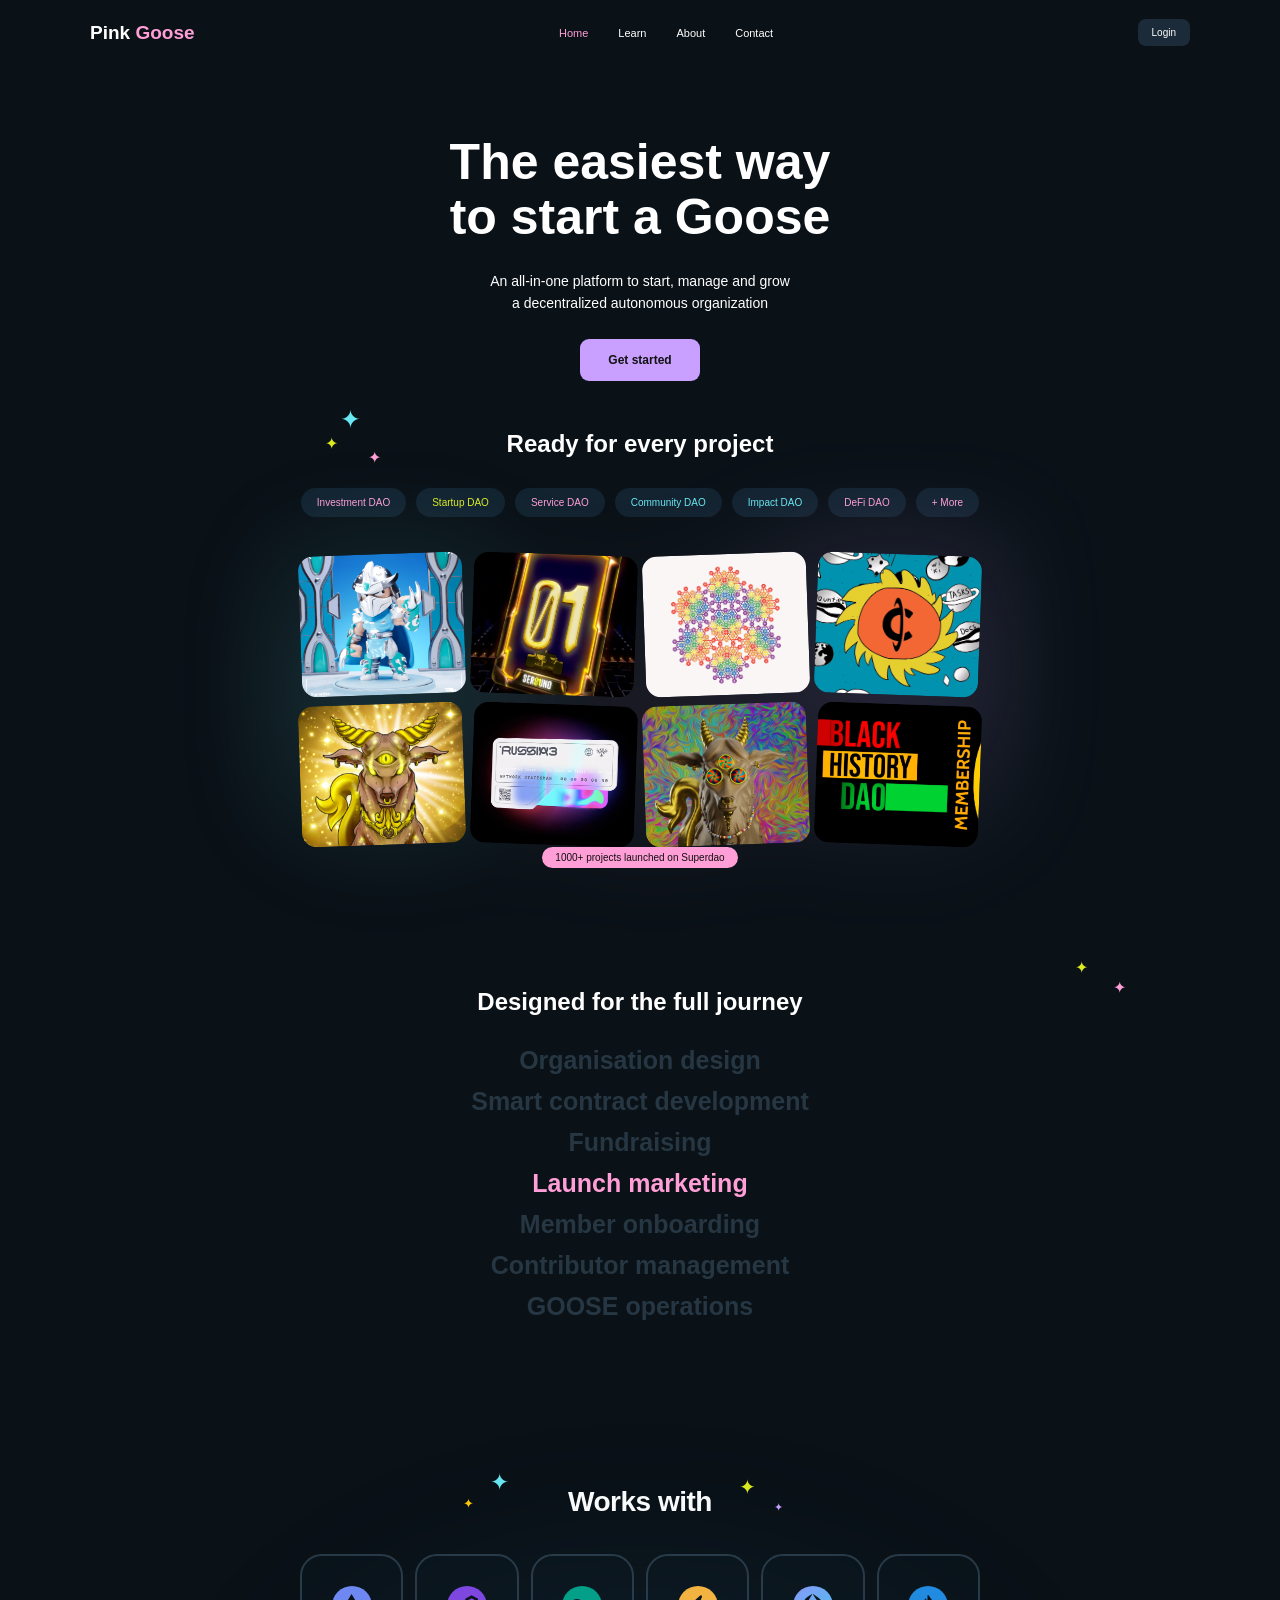
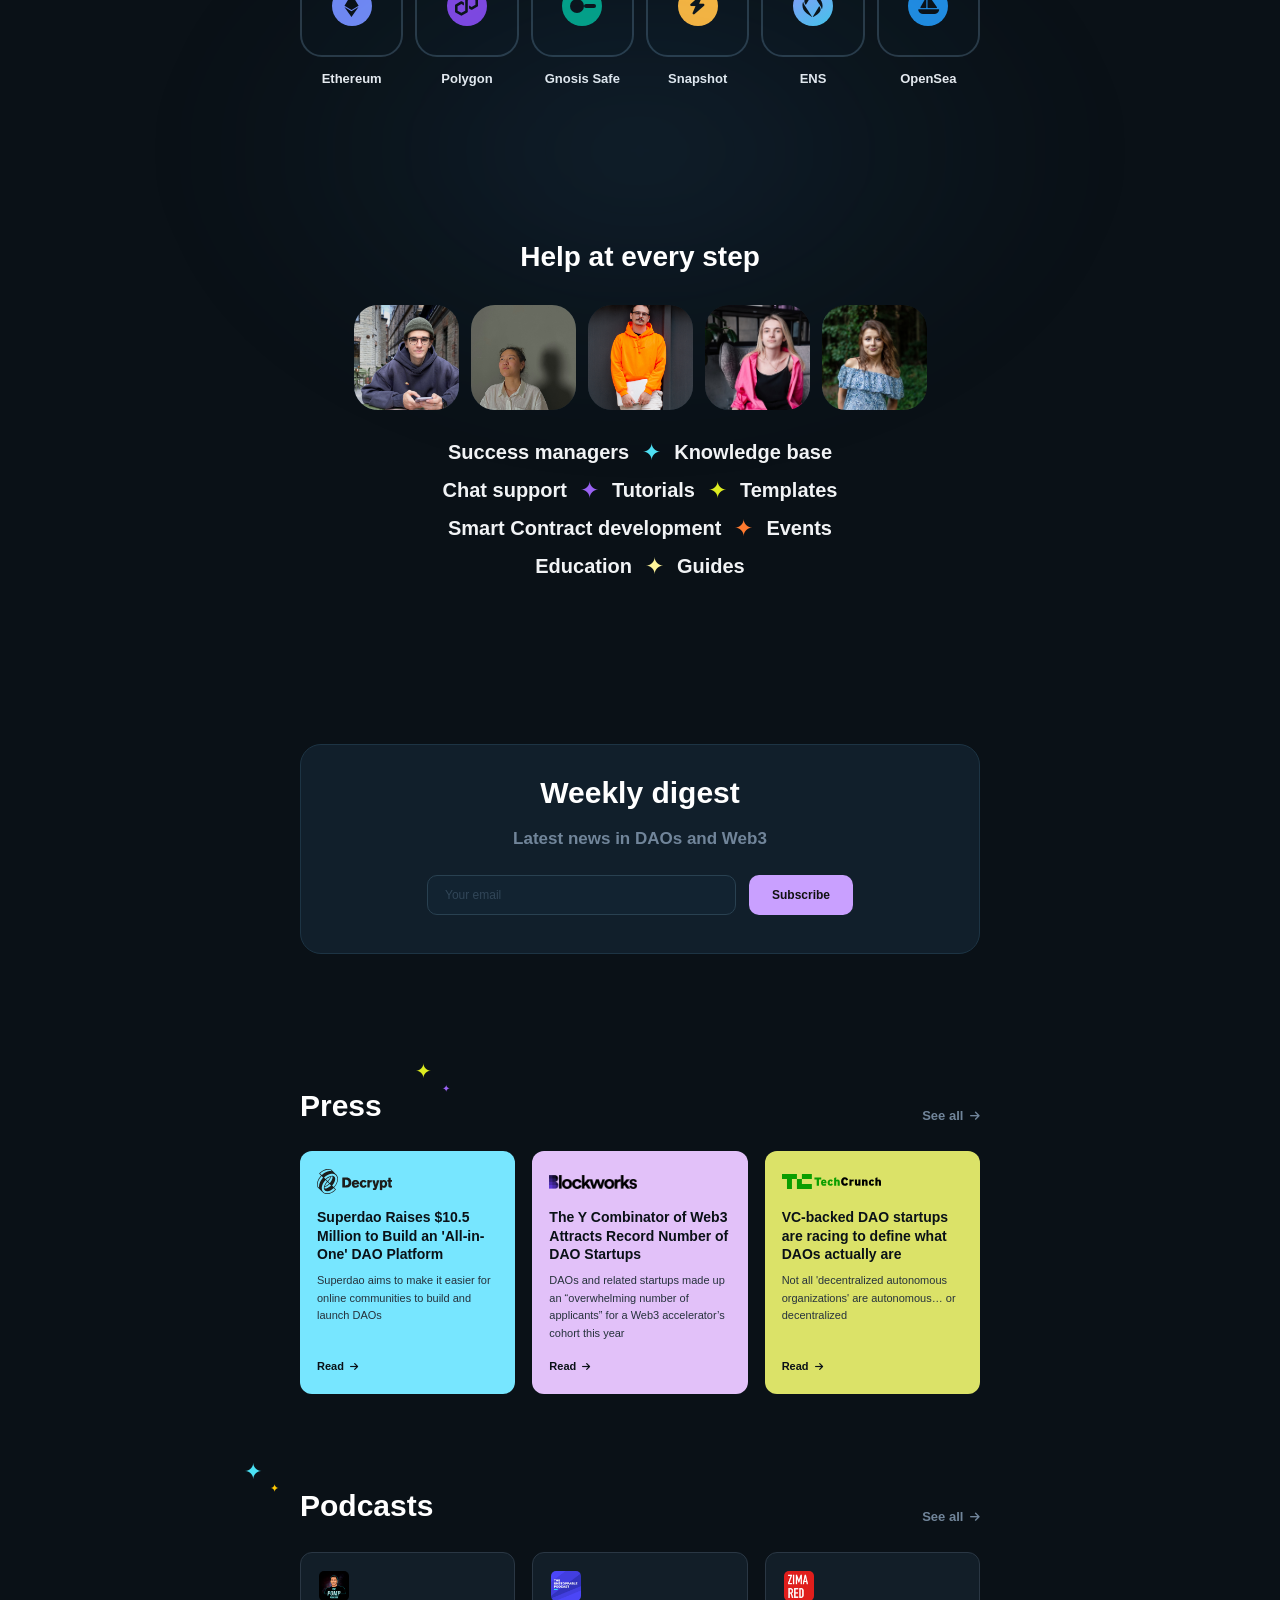
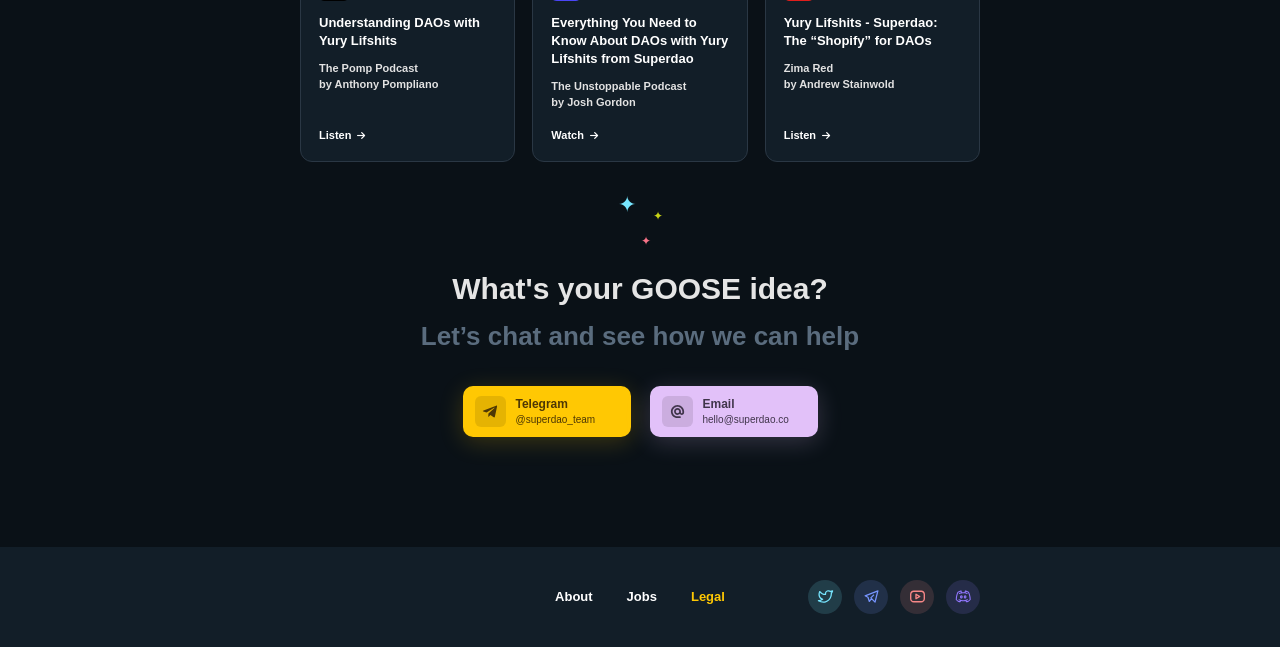
<file: index.html>
<!DOCTYPE html>
<html lang="en">

<head>
  <meta charset="UTF-8">
  <meta name="viewport" content="width=device-width, initial-scale=1.0">
  <meta name="description" content="Pink Goose helps communities launch decentralized organizations.">
  <title>Pink Goose</title>
  <link rel="stylesheet" href="assets/css/style.css">
  <link rel="stylesheet" href="https://cdnjs.cloudflare.com/ajax/libs/font-awesome/6.7.2/css/all.min.css"
    crossorigin="anonymous" referrerpolicy="no-referrer">
  <link rel="icon" type="image/x-icon" href="assets/images/hidden-goose.png">
</head>

<body>
  <!-- topbar -->
  <header class="top">
    <a class="logo" href="index.html" aria-label="Pink Goose home">Pink <span>Goose</span></a>
    <nav aria-label="Main navigation">
      <ul class="nav">
        <li><a href="index.html" aria-current="page">Home</a></li>
        <li><a href="learn.html">Learn</a></li>
        <li><a href="about.html">About</a></li>
        <li><a href="contact.html">Contact</a></li>
      </ul>
    </nav>
    <a class="login" href="#login">Login</a>
  </header>

  <main>
    <section class="hero" id="home">
      <h1>The easiest way<br>to start a Goose</h1>
      <p>An all-in-one platform to start, manage and grow<br>a decentralized autonomous organization</p>
      <a class="button" href="contact.html">Get started</a>
    </section>

    <section class="projects" id="learn">
      <span class="spark cyan">✦</span>
      <span class="spark yellow">✦</span>
      <span class="spark pink">✦</span>

      <h2>Ready for every project</h2>

      <ul class="filters">
        <li><a href="#gallery">Investment DAO</a></li>
        <li><a href="#gallery">Startup DAO</a></li>
        <li><a href="#gallery">Service DAO</a></li>
        <li><a href="#gallery">Community DAO</a></li>
        <li><a href="#gallery">Impact DAO</a></li>
        <li><a href="#gallery">DeFi DAO</a></li>
        <li><a href="#gallery">+ More</a></li>
      </ul>

      <div class="gallery" id="gallery">
        <img src="assets/images/project-robot.png" alt="Robot project">
        <img src="assets/images/project-neon.png" alt="Neon membership card">
        <img src="assets/images/project-bloom.png" alt="Kleurrijk bloemen project">
        <img src="assets/images/project-sun.png" alt="Oranje zon project">
        <img src="assets/images/project-goat.png" alt="Gouden geit project">
        <img src="assets/images/project-card.png" alt="Superdao membership card">
        <img src="assets/images/project-art.png" alt="Digitale kunst project">
        <img src="assets/images/project-history.png" alt="Black History DAO">
      </div>

      <p class="badge">1000+ projects launched on Superdao</p>
    </section>

    <section class="journey" id="about">
      <span class="star yellow">✦</span>
      <span class="star pink">✦</span>

      <h2>Designed for the full journey</h2>

      <ul>
        <li>Organisation design</li>
        <li>Smart contract development</li>
        <li>Fundraising</li>
        <li class="active">Launch marketing</li>
        <li>Member onboarding</li>
        <li>Contributor management</li>
        <li>GOOSE operations</li>
      </ul>
    </section>

    <section class="block ecosystem" aria-labelledby="tools-title">
      <span class="tool-spark tool-spark-cyan" aria-hidden="true">✦</span>
      <span class="tool-spark tool-spark-yellow" aria-hidden="true">✦</span>
      <span class="tool-spark tool-spark-pink" aria-hidden="true">✦</span>
      <h2 id="tools-title">Works with</h2>

      <ul class="apps" aria-label="Supported tools">
        <li class="tool">
          <div class="tool-card">
            <span class="tool-logo ethereum-logo"><img src="assets/images/tool-ethereum.svg" alt=""></span>
          </div>
          <span class="tool-name">Ethereum</span>
        </li>
        <li class="tool">
          <div class="tool-card">
            <span class="tool-logo polygon-logo"><img src="assets/images/tool-polygon.svg" alt=""></span>
          </div>
          <span class="tool-name">Polygon</span>
        </li>
        <li class="tool">
          <div class="tool-card">
            <span class="tool-logo safe-logo"><span aria-hidden="true"></span></span>
          </div>
          <span class="tool-name">Gnosis Safe</span>
        </li>
        <li class="tool">
          <div class="tool-card">
            <span class="tool-logo snapshot-logo"><i class="fa-solid fa-bolt" aria-hidden="true"></i></span>
          </div>
          <span class="tool-name">Snapshot</span>
        </li>
        <li class="tool">
          <div class="tool-card">
            <span class="tool-logo ens-logo"><img src="assets/images/tool-ens.svg" alt=""></span>
          </div>
          <span class="tool-name">ENS</span>
        </li>
        <li class="tool">
          <div class="tool-card">
            <span class="tool-logo opensea-logo"><i class="fa-solid fa-sailboat" aria-hidden="true"></i></span>
          </div>
          <span class="tool-name">OpenSea</span>
        </li>
      </ul>
    </section>

    <section class="support" aria-labelledby="support-title">
      <h2 id="support-title">Help at every step</h2>

      <ul class="support-team" aria-label="Our support team">
        <li class="support-face"><img src="assets/images/avatar-founder.png" alt="Support team member wearing glasses and a beanie"></li>
        <li class="support-face"><img src="assets/images/avatar-support.png" alt="Support team member in a white shirt"></li>
        <li class="support-face"><img src="assets/images/avatar-engineer.jpg" alt="Support team member in an orange hoodie"></li>
        <li class="support-face"><img src="assets/images/avatar-advisor.jpg" alt="Support team member in a pink jacket"></li>
        <li class="support-face"><img src="assets/images/avatar-builder.png" alt="Support team member outdoors"></li>
      </ul>

      <ul class="support-services" aria-label="Available support">
        <li>
          <span>Success managers</span><span class="service-spark cyan-service" aria-hidden="true">✦</span><span>Knowledge base</span>
        </li>
        <li>
          <span>Chat support</span><span class="service-spark purple-service" aria-hidden="true">✦</span><span>Tutorials</span><span class="service-spark yellow-service" aria-hidden="true">✦</span><span>Templates</span>
        </li>
        <li>
          <span>Smart Contract development</span><span class="service-spark orange-service" aria-hidden="true">✦</span><span>Events</span>
        </li>
        <li>
          <span>Education</span><span class="service-spark cream-service" aria-hidden="true">✦</span><span>Guides</span>
        </li>
      </ul>
    </section>

    <section class="digest">
      <h2 id="digest-title">Weekly digest</h2>
      <p>Latest news in DAOs and Web3</p>
      <form class="digest-form" action="#digest" method="post">
        <label class="sr-only" for="digest-email">Your email</label>
        <input id="digest-email" name="email" type="email" autocomplete="email" placeholder="Your email" required>
        <button type="submit">Subscribe</button>
      </form>
    </section>

    <section class="press" aria-labelledby="press-title">
      <span class="press-spark yellow-press" aria-hidden="true">✦</span>
      <span class="press-spark purple-press" aria-hidden="true">✦</span>

      <div class="press-head">
        <h2 id="press-title">Press</h2>
        <a class="press-all" href="#press">See all <i class="fa-solid fa-arrow-right" aria-hidden="true"></i></a>
      </div>

      <ul class="press-list">
        <li class="press-card cyan-card">
          <span class="press-logo decrypt-logo"><img src="assets/images/press-decrypt.svg" alt="Decrypt"></span>
          <h3>Superdao Raises $10.5 Million to Build an 'All-in-One' DAO Platform</h3>
          <p>Superdao aims to make it easier for online communities to build and launch DAOs</p>
          <a href="#press">Read <i class="fa-solid fa-arrow-right" aria-hidden="true"></i></a>
        </li>
        <li class="press-card purple-card">
          <span class="press-logo blockworks-logo"><img src="assets/images/press-blockworks.png" alt="Blockworks"></span>
          <h3>The Y Combinator of Web3 Attracts Record Number of DAO Startups</h3>
          <p>DAOs and related startups made up an “overwhelming number of applicants” for a Web3 accelerator’s cohort this year</p>
          <a href="#press">Read <i class="fa-solid fa-arrow-right" aria-hidden="true"></i></a>
        </li>
        <li class="press-card yellow-card">
          <span class="press-logo techcrunch-logo"><img src="assets/images/press-techcrunch.svg" alt="TechCrunch"></span>
          <h3>VC-backed DAO startups are racing to define what DAOs actually are</h3>
          <p>Not all 'decentralized autonomous organizations' are autonomous… or decentralized</p>
          <a href="#press">Read <i class="fa-solid fa-arrow-right" aria-hidden="true"></i></a>
        </li>
      </ul>
    </section>

    <section class="podcasts" aria-labelledby="podcasts-title">
      <span class="podcast-spark cyan-podcast" aria-hidden="true">✦</span>
      <span class="podcast-spark yellow-podcast" aria-hidden="true">✦</span>

      <div class="press-head">
        <h2 id="podcasts-title">Podcasts</h2>
        <a class="press-all" href="#podcasts">See all <i class="fa-solid fa-arrow-right" aria-hidden="true"></i></a>
      </div>

      <ul class="podcast-list">
        <li class="podcast-card">
          <img src="assets/images/podcast-pomp.png" alt="">
          <h3>Understanding DAOs with Yury Lifshits</h3>
          <p>The Pomp Podcast<br>by Anthony Pompliano</p>
          <a href="#podcasts">Listen <i class="fa-solid fa-arrow-right" aria-hidden="true"></i></a>
        </li>
        <li class="podcast-card">
          <img src="assets/images/podcast-unstoppable.png" alt="">
          <h3>Everything You Need to Know About DAOs with Yury Lifshits from Superdao</h3>
          <p>The Unstoppable Podcast<br>by Josh Gordon</p>
          <a href="#podcasts">Watch <i class="fa-solid fa-arrow-right" aria-hidden="true"></i></a>
        </li>
        <li class="podcast-card">
          <img src="assets/images/podcast-zima.png" alt="">
          <h3>Yury Lifshits - Superdao: The “Shopify” for DAOs</h3>
          <p>Zima Red<br>by Andrew Stainwold</p>
          <a href="#podcasts">Listen <i class="fa-solid fa-arrow-right" aria-hidden="true"></i></a>
        </li>
      </ul>
    </section>

    <section class="idea" id="contact" aria-labelledby="idea-title">
      <span class="idea-spark cyan-idea" aria-hidden="true">✦</span>
      <span class="idea-spark yellow-idea" aria-hidden="true">✦</span>
      <span class="idea-spark pink-idea" aria-hidden="true">✦</span>

      <h2 id="idea-title">What's your GOOSE idea?</h2>
      <p>Let’s chat and see how we can help</p>

      <div class="idea-buttons">
        <a class="idea-button telegram-button" href="https://t.me/superdao_team">
          <span class="idea-icon"><img src="assets/images/icon-telegram.svg" alt=""></span>
          <span><strong>Telegram</strong>@superdao_team</span>
        </a>
        <a class="idea-button email-button" href="mailto:hello@superdao.co">
          <span class="idea-icon"><img src="assets/images/icon-email.svg" alt=""></span>
          <span><strong>Email</strong>hello@superdao.co</span>
        </a>
      </div>
    </section>
  </main>

  <footer class="footer">
    <div class="footer-inner">
      <nav aria-label="Footer navigation">
        <ul class="footer-links">
          <li><a href="about.html">About</a></li>
          <li><a href="#jobs">Jobs</a></li>
          <li><a class="legal" href="#legal">Legal</a></li>
        </ul>
      </nav>

      <ul class="socials" aria-label="Social media">
        <li><a class="social twitter" href="#twitter" aria-label="Twitter"><img src="assets/images/footer-twitter.svg" alt=""></a></li>
        <li><a class="social telegram" href="https://t.me/superdao_team" aria-label="Telegram"><img src="assets/images/footer-telegram.svg" alt=""></a></li>
        <li><a class="social youtube" href="#youtube" aria-label="YouTube"><img src="assets/images/footer-youtube.svg" alt=""></a></li>
        <li><a class="social discord" href="#discord" aria-label="Discord"><img src="assets/images/footer-discord.svg" alt=""></a></li>
      </ul>
    </div>
  </footer>
</body>

</html>
</file>
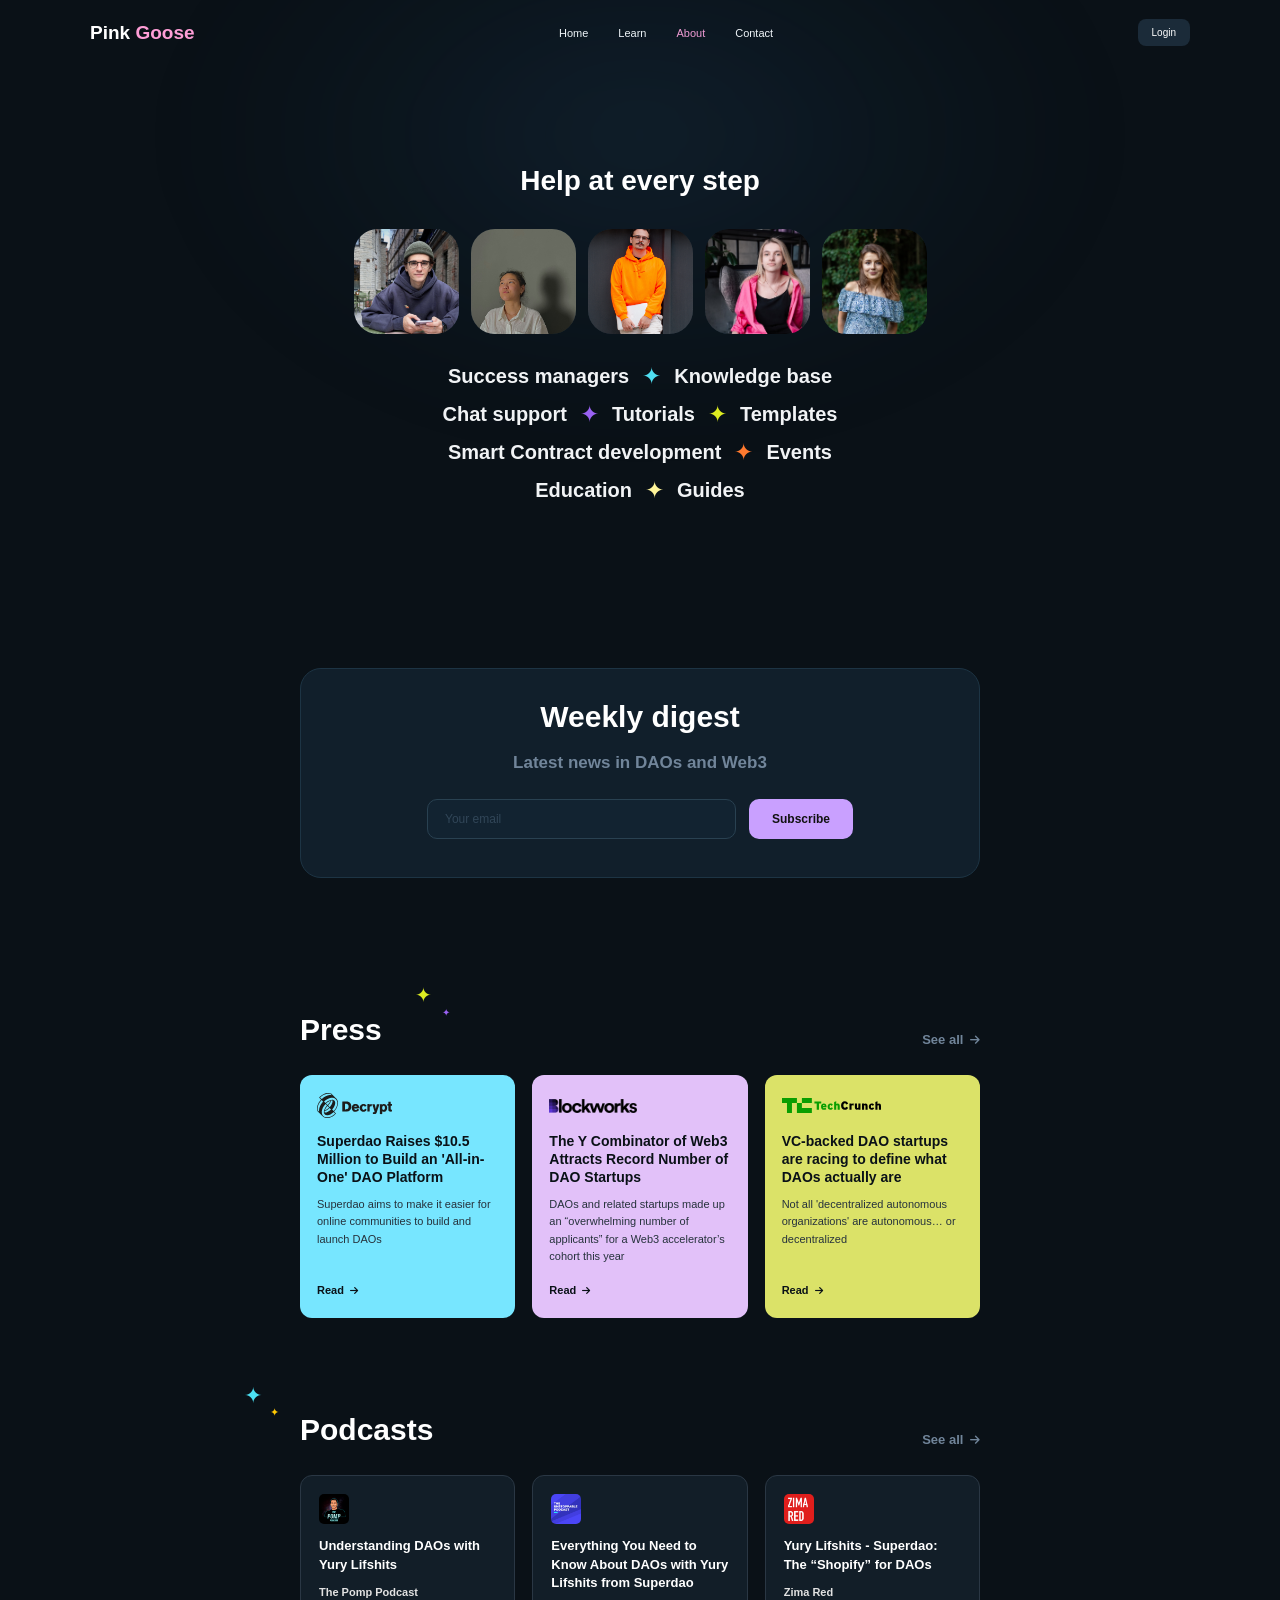
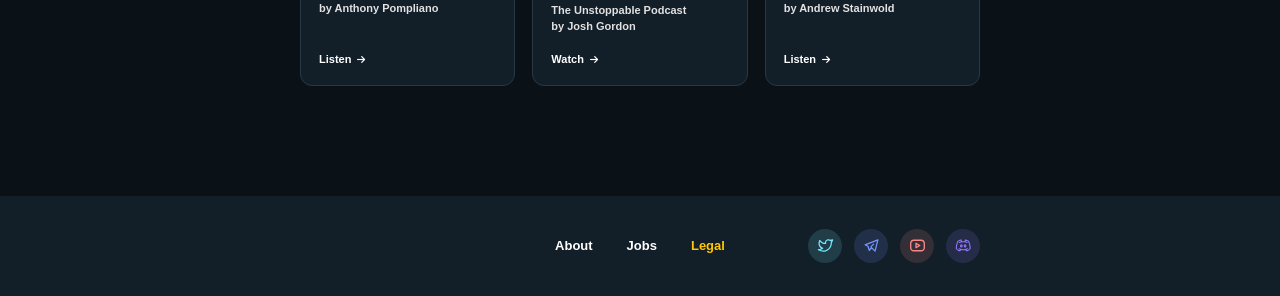
<file: about.html>
<!DOCTYPE html>
<html lang="en">

<head>
  <meta charset="UTF-8">
  <meta name="viewport" content="width=device-width, initial-scale=1.0">
  <meta name="description" content="Meet the Pink Goose team, press coverage and podcasts.">
  <title>About | Pink Goose</title>
  <link rel="stylesheet" href="assets/css/style.css">
  <link rel="stylesheet" href="https://cdnjs.cloudflare.com/ajax/libs/font-awesome/6.7.2/css/all.min.css"
    crossorigin="anonymous" referrerpolicy="no-referrer">
  <link rel="icon" type="image/x-icon" href="assets/images/hidden-goose.png">
</head>

<body>
  <!-- topbar -->
  <header class="top">
    <a class="logo" href="index.html" aria-label="Pink Goose home">Pink <span>Goose</span></a>
    <nav aria-label="Main navigation">
      <ul class="nav">
        <li><a href="index.html">Home</a></li>
        <li><a href="learn.html">Learn</a></li>
        <li><a href="about.html" aria-current="page">About</a></li>
        <li><a href="contact.html">Contact</a></li>
      </ul>
    </nav>
    <a class="login" href="#login">Login</a>
  </header>

  <main class="subpage">
    <section class="support" aria-labelledby="support-title">
      <h2 id="support-title">Help at every step</h2>

      <ul class="support-team" aria-label="Our support team">
        <li class="support-face"><img src="assets/images/avatar-founder.png" alt="Support team member wearing glasses and a beanie"></li>
        <li class="support-face"><img src="assets/images/avatar-support.png" alt="Support team member in a white shirt"></li>
        <li class="support-face"><img src="assets/images/avatar-engineer.jpg" alt="Support team member in an orange hoodie"></li>
        <li class="support-face"><img src="assets/images/avatar-advisor.jpg" alt="Support team member in a pink jacket"></li>
        <li class="support-face"><img src="assets/images/avatar-builder.png" alt="Support team member outdoors"></li>
      </ul>

      <ul class="support-services" aria-label="Available support">
        <li>
          <span>Success managers</span><span class="service-spark cyan-service" aria-hidden="true">✦</span><span>Knowledge base</span>
        </li>
        <li>
          <span>Chat support</span><span class="service-spark purple-service" aria-hidden="true">✦</span><span>Tutorials</span><span class="service-spark yellow-service" aria-hidden="true">✦</span><span>Templates</span>
        </li>
        <li>
          <span>Smart Contract development</span><span class="service-spark orange-service" aria-hidden="true">✦</span><span>Events</span>
        </li>
        <li>
          <span>Education</span><span class="service-spark cream-service" aria-hidden="true">✦</span><span>Guides</span>
        </li>
      </ul>
    </section>

    <section class="digest">
      <h2 id="digest-title">Weekly digest</h2>
      <p>Latest news in DAOs and Web3</p>
      <form class="digest-form" action="#digest" method="post">
        <label class="sr-only" for="digest-email">Your email</label>
        <input id="digest-email" name="email" type="email" autocomplete="email" placeholder="Your email" required>
        <button type="submit">Subscribe</button>
      </form>
    </section>

    <section class="press" aria-labelledby="press-title">
      <span class="press-spark yellow-press" aria-hidden="true">✦</span>
      <span class="press-spark purple-press" aria-hidden="true">✦</span>

      <div class="press-head">
        <h2 id="press-title">Press</h2>
        <a class="press-all" href="#press">See all <i class="fa-solid fa-arrow-right" aria-hidden="true"></i></a>
      </div>

      <ul class="press-list">
        <li class="press-card cyan-card">
          <span class="press-logo decrypt-logo"><img src="assets/images/press-decrypt.svg" alt="Decrypt"></span>
          <h3>Superdao Raises $10.5 Million to Build an 'All-in-One' DAO Platform</h3>
          <p>Superdao aims to make it easier for online communities to build and launch DAOs</p>
          <a href="#press">Read <i class="fa-solid fa-arrow-right" aria-hidden="true"></i></a>
        </li>
        <li class="press-card purple-card">
          <span class="press-logo blockworks-logo"><img src="assets/images/press-blockworks.png" alt="Blockworks"></span>
          <h3>The Y Combinator of Web3 Attracts Record Number of DAO Startups</h3>
          <p>DAOs and related startups made up an “overwhelming number of applicants” for a Web3 accelerator’s cohort this year</p>
          <a href="#press">Read <i class="fa-solid fa-arrow-right" aria-hidden="true"></i></a>
        </li>
        <li class="press-card yellow-card">
          <span class="press-logo techcrunch-logo"><img src="assets/images/press-techcrunch.svg" alt="TechCrunch"></span>
          <h3>VC-backed DAO startups are racing to define what DAOs actually are</h3>
          <p>Not all 'decentralized autonomous organizations' are autonomous… or decentralized</p>
          <a href="#press">Read <i class="fa-solid fa-arrow-right" aria-hidden="true"></i></a>
        </li>
      </ul>
    </section>

    <section class="podcasts" aria-labelledby="podcasts-title">
      <span class="podcast-spark cyan-podcast" aria-hidden="true">✦</span>
      <span class="podcast-spark yellow-podcast" aria-hidden="true">✦</span>

      <div class="press-head">
        <h2 id="podcasts-title">Podcasts</h2>
        <a class="press-all" href="#podcasts">See all <i class="fa-solid fa-arrow-right" aria-hidden="true"></i></a>
      </div>

      <ul class="podcast-list">
        <li class="podcast-card">
          <img src="assets/images/podcast-pomp.png" alt="">
          <h3>Understanding DAOs with Yury Lifshits</h3>
          <p>The Pomp Podcast<br>by Anthony Pompliano</p>
          <a href="#podcasts">Listen <i class="fa-solid fa-arrow-right" aria-hidden="true"></i></a>
        </li>
        <li class="podcast-card">
          <img src="assets/images/podcast-unstoppable.png" alt="">
          <h3>Everything You Need to Know About DAOs with Yury Lifshits from Superdao</h3>
          <p>The Unstoppable Podcast<br>by Josh Gordon</p>
          <a href="#podcasts">Watch <i class="fa-solid fa-arrow-right" aria-hidden="true"></i></a>
        </li>
        <li class="podcast-card">
          <img src="assets/images/podcast-zima.png" alt="">
          <h3>Yury Lifshits - Superdao: The “Shopify” for DAOs</h3>
          <p>Zima Red<br>by Andrew Stainwold</p>
          <a href="#podcasts">Listen <i class="fa-solid fa-arrow-right" aria-hidden="true"></i></a>
        </li>
      </ul>
    </section>
  </main>

  <footer class="footer">
    <div class="footer-inner">
      <nav aria-label="Footer navigation">
        <ul class="footer-links">
          <li><a href="about.html">About</a></li>
          <li><a href="#jobs">Jobs</a></li>
          <li><a class="legal" href="#legal">Legal</a></li>
        </ul>
      </nav>

      <ul class="socials" aria-label="Social media">
        <li><a class="social twitter" href="#twitter" aria-label="Twitter"><img src="assets/images/footer-twitter.svg" alt=""></a></li>
        <li><a class="social telegram" href="https://t.me/superdao_team" aria-label="Telegram"><img src="assets/images/footer-telegram.svg" alt=""></a></li>
        <li><a class="social youtube" href="#youtube" aria-label="YouTube"><img src="assets/images/footer-youtube.svg" alt=""></a></li>
        <li><a class="social discord" href="#discord" aria-label="Discord"><img src="assets/images/footer-discord.svg" alt=""></a></li>
      </ul>
    </div>
  </footer>
</body>

</html>
</file>
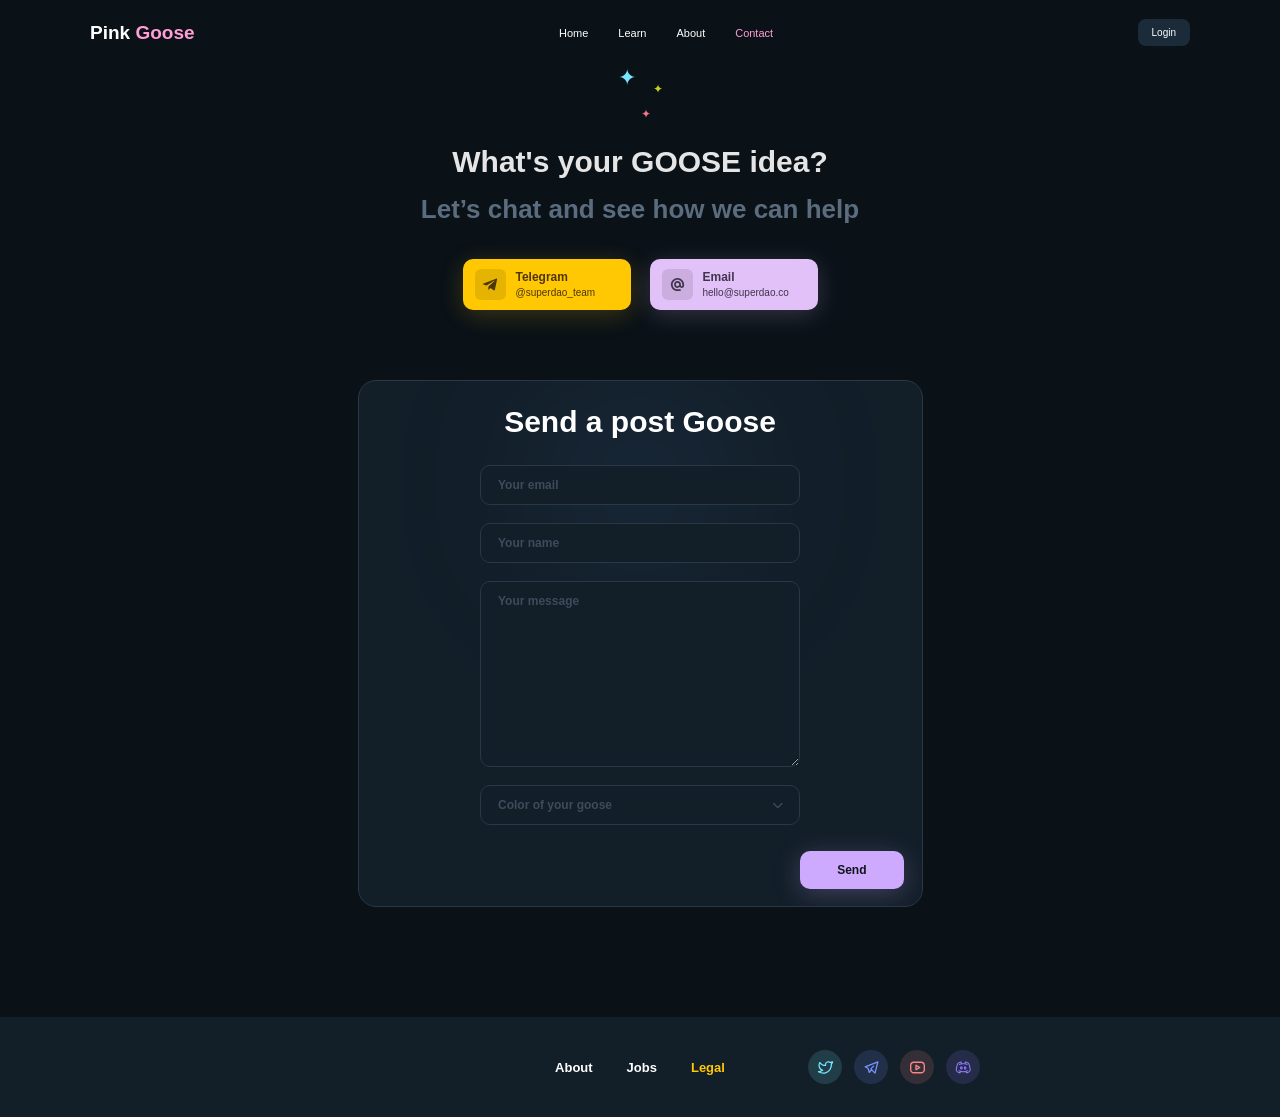
<file: contact.html>
<!DOCTYPE html>
<html lang="en">

<head>
  <meta charset="UTF-8">
  <meta name="viewport" content="width=device-width, initial-scale=1.0">
  <meta name="description" content="Get in touch with the Pink Goose team.">
  <title>Contact | Pink Goose</title>
  <link rel="stylesheet" href="assets/css/style.css">
  <link rel="stylesheet" href="https://cdnjs.cloudflare.com/ajax/libs/font-awesome/6.7.2/css/all.min.css"
    crossorigin="anonymous" referrerpolicy="no-referrer">
  <link rel="icon" type="image/x-icon" href="assets/images/hidden-goose.png">
</head>

<body>
  <!-- topbar -->
  <header class="top">
    <a class="logo" href="index.html" aria-label="Pink Goose home">Pink <span>Goose</span></a>
    <nav aria-label="Main navigation">
      <ul class="nav">
        <li><a href="index.html">Home</a></li>
        <li><a href="learn.html">Learn</a></li>
        <li><a href="about.html">About</a></li>
        <li><a href="contact.html" aria-current="page">Contact</a></li>
      </ul>
    </nav>
    <a class="login" href="#login">Login</a>
  </header>

  <main class="subpage">
    <section class="idea" id="contact" aria-labelledby="idea-title">
      <span class="idea-spark cyan-idea" aria-hidden="true">✦</span>
      <span class="idea-spark yellow-idea" aria-hidden="true">✦</span>
      <span class="idea-spark pink-idea" aria-hidden="true">✦</span>

      <h2 id="idea-title">What's your GOOSE idea?</h2>
      <p>Let’s chat and see how we can help</p>

      <div class="idea-buttons">
        <a class="idea-button telegram-button" href="https://t.me/superdao_team">
          <span class="idea-icon"><img src="assets/images/icon-telegram.svg" alt=""></span>
          <span><strong>Telegram</strong>@superdao_team</span>
        </a>
        <a class="idea-button email-button" href="mailto:hello@superdao.co">
          <span class="idea-icon"><img src="assets/images/icon-email.svg" alt=""></span>
          <span><strong>Email</strong>hello@superdao.co</span>
        </a>
      </div>
    </section>

    <section class="post-goose" aria-labelledby="post-title">
      <h2 id="post-title">Send a post Goose</h2>

      <form class="post-form" action="#contact-form" method="post">
        <label class="sr-only" for="post-email">Your email</label>
        <input id="post-email" name="email" type="email" autocomplete="email" placeholder="Your email" required>

        <label class="sr-only" for="post-name">Your name</label>
        <input id="post-name" name="name" type="text" autocomplete="name" placeholder="Your name" required>

        <label class="sr-only" for="post-message">Your message</label>
        <textarea id="post-message" name="message" rows="8" placeholder="Your message" required></textarea>

        <label class="sr-only" for="post-color">Color of your goose</label>
        <div class="post-select">
          <select id="post-color" name="color" required>
            <option value="" selected disabled>Color of your goose</option>
            <option value="red">Red</option>
            <option value="white">White</option>
            <option value="blue">Blue</option>
            <option value="black">Black</option>
          </select>
          <i class="fa-solid fa-chevron-down" aria-hidden="true"></i>
        </div>

        <button type="submit">Send</button>
      </form>
    </section>
  </main>

  <footer class="footer">
    <div class="footer-inner">
      <nav aria-label="Footer navigation">
        <ul class="footer-links">
          <li><a href="about.html">About</a></li>
          <li><a href="#jobs">Jobs</a></li>
          <li><a class="legal" href="#legal">Legal</a></li>
        </ul>
      </nav>

      <ul class="socials" aria-label="Social media">
        <li><a class="social twitter" href="#twitter" aria-label="Twitter"><img src="assets/images/footer-twitter.svg" alt=""></a></li>
        <li><a class="social telegram" href="https://t.me/superdao_team" aria-label="Telegram"><img src="assets/images/footer-telegram.svg" alt=""></a></li>
        <li><a class="social youtube" href="#youtube" aria-label="YouTube"><img src="assets/images/footer-youtube.svg" alt=""></a></li>
        <li><a class="social discord" href="#discord" aria-label="Discord"><img src="assets/images/footer-discord.svg" alt=""></a></li>
      </ul>
    </div>
  </footer>
</body>

</html>
</file>
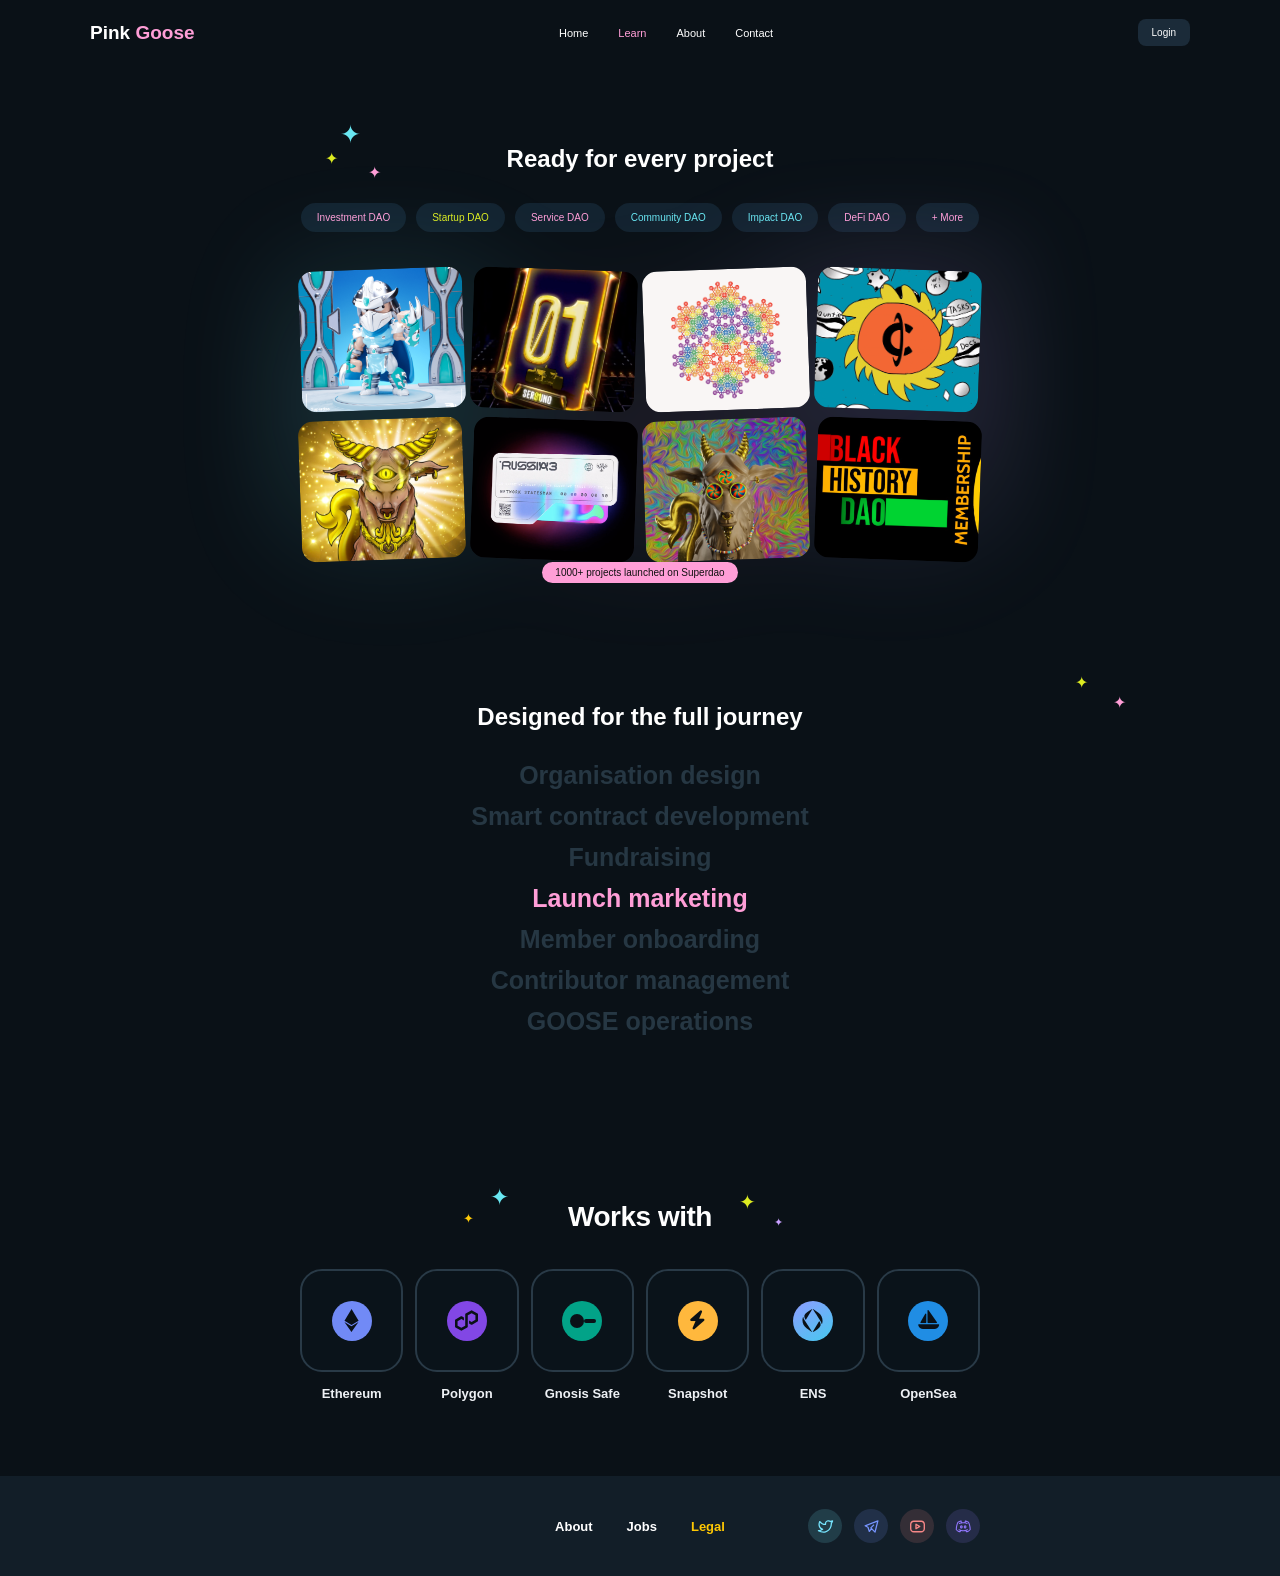
<file: learn.html>
<!DOCTYPE html>
<html lang="en">

<head>
  <meta charset="UTF-8">
  <meta name="viewport" content="width=device-width, initial-scale=1.0">
  <meta name="description" content="See what you can build with Pink Goose and the tools it works with.">
  <title>Learn | Pink Goose</title>
  <link rel="stylesheet" href="assets/css/style.css">
  <link rel="stylesheet" href="https://cdnjs.cloudflare.com/ajax/libs/font-awesome/6.7.2/css/all.min.css"
    crossorigin="anonymous" referrerpolicy="no-referrer">
  <link rel="icon" type="image/x-icon" href="assets/images/hidden-goose.png">
</head>

<body>
  <!-- topbar -->
  <header class="top">
    <a class="logo" href="index.html" aria-label="Pink Goose home">Pink <span>Goose</span></a>
    <nav aria-label="Main navigation">
      <ul class="nav">
        <li><a href="index.html">Home</a></li>
        <li><a href="learn.html" aria-current="page">Learn</a></li>
        <li><a href="about.html">About</a></li>
        <li><a href="contact.html">Contact</a></li>
      </ul>
    </nav>
    <a class="login" href="#login">Login</a>
  </header>

  <main class="subpage">
    <section class="projects" id="learn">
      <span class="spark cyan">✦</span>
      <span class="spark yellow">✦</span>
      <span class="spark pink">✦</span>

      <h2>Ready for every project</h2>

      <ul class="filters">
        <li><a href="#gallery">Investment DAO</a></li>
        <li><a href="#gallery">Startup DAO</a></li>
        <li><a href="#gallery">Service DAO</a></li>
        <li><a href="#gallery">Community DAO</a></li>
        <li><a href="#gallery">Impact DAO</a></li>
        <li><a href="#gallery">DeFi DAO</a></li>
        <li><a href="#gallery">+ More</a></li>
      </ul>

      <div class="gallery" id="gallery">
        <img src="assets/images/project-robot.png" alt="Robot project">
        <img src="assets/images/project-neon.png" alt="Neon membership card">
        <img src="assets/images/project-bloom.png" alt="Kleurrijk bloemen project">
        <img src="assets/images/project-sun.png" alt="Oranje zon project">
        <img src="assets/images/project-goat.png" alt="Gouden geit project">
        <img src="assets/images/project-card.png" alt="Superdao membership card">
        <img src="assets/images/project-art.png" alt="Digitale kunst project">
        <img src="assets/images/project-history.png" alt="Black History DAO">
      </div>

      <p class="badge">1000+ projects launched on Superdao</p>
    </section>

    <section class="journey" id="about">
      <span class="star yellow">✦</span>
      <span class="star pink">✦</span>

      <h2>Designed for the full journey</h2>

      <ul>
        <li>Organisation design</li>
        <li>Smart contract development</li>
        <li>Fundraising</li>
        <li class="active">Launch marketing</li>
        <li>Member onboarding</li>
        <li>Contributor management</li>
        <li>GOOSE operations</li>
      </ul>
    </section>

    <section class="block ecosystem" aria-labelledby="tools-title">
      <span class="tool-spark tool-spark-cyan" aria-hidden="true">✦</span>
      <span class="tool-spark tool-spark-yellow" aria-hidden="true">✦</span>
      <span class="tool-spark tool-spark-pink" aria-hidden="true">✦</span>
      <h2 id="tools-title">Works with</h2>

      <ul class="apps" aria-label="Supported tools">
        <li class="tool">
          <div class="tool-card">
            <span class="tool-logo ethereum-logo"><img src="assets/images/tool-ethereum.svg" alt=""></span>
          </div>
          <span class="tool-name">Ethereum</span>
        </li>
        <li class="tool">
          <div class="tool-card">
            <span class="tool-logo polygon-logo"><img src="assets/images/tool-polygon.svg" alt=""></span>
          </div>
          <span class="tool-name">Polygon</span>
        </li>
        <li class="tool">
          <div class="tool-card">
            <span class="tool-logo safe-logo"><span aria-hidden="true"></span></span>
          </div>
          <span class="tool-name">Gnosis Safe</span>
        </li>
        <li class="tool">
          <div class="tool-card">
            <span class="tool-logo snapshot-logo"><i class="fa-solid fa-bolt" aria-hidden="true"></i></span>
          </div>
          <span class="tool-name">Snapshot</span>
        </li>
        <li class="tool">
          <div class="tool-card">
            <span class="tool-logo ens-logo"><img src="assets/images/tool-ens.svg" alt=""></span>
          </div>
          <span class="tool-name">ENS</span>
        </li>
        <li class="tool">
          <div class="tool-card">
            <span class="tool-logo opensea-logo"><i class="fa-solid fa-sailboat" aria-hidden="true"></i></span>
          </div>
          <span class="tool-name">OpenSea</span>
        </li>
      </ul>
    </section>
  </main>

  <footer class="footer">
    <div class="footer-inner">
      <nav aria-label="Footer navigation">
        <ul class="footer-links">
          <li><a href="about.html">About</a></li>
          <li><a href="#jobs">Jobs</a></li>
          <li><a class="legal" href="#legal">Legal</a></li>
        </ul>
      </nav>

      <ul class="socials" aria-label="Social media">
        <li><a class="social twitter" href="#twitter" aria-label="Twitter"><img src="assets/images/footer-twitter.svg" alt=""></a></li>
        <li><a class="social telegram" href="https://t.me/superdao_team" aria-label="Telegram"><img src="assets/images/footer-telegram.svg" alt=""></a></li>
        <li><a class="social youtube" href="#youtube" aria-label="YouTube"><img src="assets/images/footer-youtube.svg" alt=""></a></li>
        <li><a class="social discord" href="#discord" aria-label="Discord"><img src="assets/images/footer-discord.svg" alt=""></a></li>
      </ul>
    </div>
  </footer>
</body>

</html>
</file>
<file: assets/css/style.css>
* {
  box-sizing: border-box;
}

html {
  scroll-behavior: smooth;
}

body {
  margin: 0;
  background-color: #0a1117;
  color: white;
  font-family: Arial, sans-serif;
}

a {
  color: white;
  text-decoration: none;
}

h2 {
  margin: 0;
}

.sr-only {
  position: absolute;
  width: 1px;
  height: 1px;
  padding: 0;
  margin: -1px;
  overflow: hidden;
  clip: rect(0, 0, 0, 0);
  white-space: nowrap;
  border: 0;
}

/* header */
.top {
  width: 90%;
  max-width: 1100px;
  height: 65px;
  margin: auto;
  display: flex;
  align-items: center;
  justify-content: space-between;
}

.logo {
  font-size: 19px;
  font-weight: bold;
}

.logo span {
  color: #ff9ed7;
}

.nav {
  margin: 0;
  padding: 0;
  list-style: none;
  display: flex;
  gap: 30px;
  font-size: 11px;
}

.nav a:hover,
.nav a[aria-current="page"] {
  color: #ff9ed7;
}

.login {
  background-color: #1b2b39;
  padding: 8px 14px;
  border-radius: 8px;
  font-size: 10px;
}

/* hero */
.hero {
  position: relative;
  min-height: 365px;
  padding-top: 70px;
  text-align: center;
  overflow: hidden;
}

.hero h1 {
  margin: 0;
  font-size: 50px;
  line-height: 1.1;
}

.hero p {
  margin: 25px 0;
  font-size: 14px;
  line-height: 22px;
}

.button {
  display: inline-block;
  padding: 14px 28px;
  background-color: #c9a0ff;
  color: #111;
  border-radius: 9px;
  font-size: 12px;
  font-weight: bold;
}

.button:hover {
  margin-top: -2px;
}

/* projects */
.projects {
  position: relative;
  width: 680px;
  max-width: 92%;
  margin: auto;
  text-align: center;
}

.spark {
  position: absolute;
  left: 40px;
}

.spark.cyan {
  top: -25px;
  color: #69e7f2;
  font-size: 25px;
}

.spark.yellow {
  top: 4px;
  left: 25px;
  color: #ddec21;
}

.spark.pink {
  top: 18px;
  left: 68px;
  color: #ff9ed7;
}

.filters {
  margin: 30px 0 25px;
  padding: 0;
  list-style: none;
  display: flex;
  flex-wrap: wrap;
  justify-content: center;
  gap: 10px;
}

.filters a {
  display: block;
  padding: 9px 16px;
  background-color: #132330;
  color: #ff9ed7;
  border-radius: 20px;
  font-size: 10px;
}

.filters li:nth-child(2) a {
  color: #ddec21;
}

.filters li:nth-child(4) a,
.filters li:nth-child(5) a {
  color: #69e7f2;
}

.gallery {
  position: relative;
  z-index: 0;
  height: 315px;
  display: grid;
  grid-template-columns: repeat(4, 1fr);
  gap: 8px;
  padding: 12px 0;
  border-radius: 20px;
  overflow: visible;
}

.gallery::before {
  content: "";
  position: absolute;
  z-index: -1;
  top: -38px;
  left: 50%;
  width: 116%;
  height: 380px;
  transform: translateX(-50%);
  background:
    radial-gradient(circle at 18% 48%, rgba(105, 231, 242, 0.16), transparent 32%),
    radial-gradient(circle at 82% 42%, rgba(201, 160, 255, 0.16), transparent 34%),
    radial-gradient(circle at 52% 58%, rgba(255, 158, 215, 0.08), transparent 44%);
  filter: blur(36px);
  pointer-events: none;
}

.gallery img {
  width: 100%;
  height: 141px;
  object-fit: cover;
  border-radius: 15px;
  transform: rotate(-2deg);
  transition: all 0.25s;
  cursor: pointer;
}

.gallery img:nth-child(even) {
  transform: rotate(2deg);
}

.gallery img:hover {
  transform: translateY(-12px) rotate(-4deg) scale(1.03);
  z-index: 5;
}

.gallery img:nth-child(even):hover {
  transform: translateY(-12px) rotate(4deg) scale(1.03);
}

.gallery:hover img {
  opacity: 0.35;
  filter: grayscale(0.7);
}

.gallery img:hover {
  opacity: 1;
  filter: none;
}

.badge {
  position: relative;
  display: table;
  margin: -10px auto 0;
  padding: 5px 13px;
  background-color: #ff9ed7;
  color: #111;
  border-radius: 20px;
  font-size: 10px;
}

/* journey */
.journey {
  position: relative;
  padding: 120px 20px 90px;
  text-align: center;
}

.journey ul {
  margin: 30px 0 0;
  padding: 0;
  list-style: none;
}

.journey li {
  margin: 12px;
  color: #263743;
  font-size: 25px;
  font-weight: bold;
  transition: all 0.2s;
  cursor: default;
}

.journey .active {
  color: #ff9ed7;
}

.journey li:hover {
  color: white;
  transform: scale(1.04);
}

.star {
  position: absolute;
  right: 15%;
  color: #ff9ed7;
}

.star.yellow {
  top: 90px;
  color: #ddec21;
}

.star.pink {
  top: 110px;
  right: 12%;
}

/* tools */
.block {
  width: 90%;
  max-width: 860px;
  margin: auto;
  padding: 85px 0;
  text-align: center;
}

.ecosystem {
  position: relative;
  width: 680px;
  max-width: 92%;
  padding: 65px 0 75px;
  overflow: hidden;
}

.ecosystem h2 {
  font-size: 28px;
  line-height: 1;
  letter-spacing: -0.5px;
}

.tool-spark {
  position: absolute;
  line-height: 1;
}

.tool-spark-cyan {
  top: 48px;
  left: 28%;
  color: #69e7f2;
  font-size: 23px;
}

.tool-spark-yellow {
  top: 74px;
  left: 24%;
  color: #ffca08;
  font-size: 13px;
}

.tool-spark-pink {
  top: 79px;
  right: 29%;
  color: #c9a0ff;
  font-size: 11px;
}

.ecosystem::after {
  content: "✦";
  position: absolute;
  top: 54px;
  right: 33%;
  color: #ddec21;
  font-size: 20px;
  line-height: 1;
}

.apps {
  margin: 38px auto 0;
  padding: 0;
  display: grid;
  grid-template-columns: repeat(6, 1fr);
  gap: 12px;
  list-style: none;
}

.tool {
  min-width: 0;
}

.tool-card {
  aspect-ratio: 1;
  display: flex;
  align-items: center;
  justify-content: center;
  border: 2px solid #293a47;
  border-radius: 22px;
  background: rgba(13, 28, 39, 0.22);
  transition: transform 0.2s ease, border-color 0.2s ease, background 0.2s ease;
}

.tool:hover .tool-card {
  transform: translateY(-6px);
  border-color: #3b5262;
  background: rgba(18, 38, 52, 0.55);
}

.tool-logo {
  width: 40px;
  height: 40px;
  display: flex;
  align-items: center;
  justify-content: center;
  border-radius: 50%;
}

.tool-logo img {
  width: 23px;
  height: 23px;
  display: block;
}

.ethereum-logo {
  background: #718af6;
}

.polygon-logo {
  background: #8247e5;
}

.safe-logo {
  position: relative;
  background: #02a388;
}

.safe-logo > span {
  width: 27px;
  height: 14px;
  position: relative;
  display: block;
}

.safe-logo > span::before {
  content: "";
  position: absolute;
  left: 1px;
  top: 0;
  width: 14px;
  height: 14px;
  background-color: #0a1117;
  border-radius: 50%;
}

.safe-logo > span::after {
  content: "";
  position: absolute;
  left: 15px;
  top: 5px;
  width: 12px;
  height: 4px;
  background-color: #0a1117;
  border-radius: 3px;
}

.snapshot-logo {
  background: #ffb83d;
  color: #0a1117;
  font-size: 19px;
}

.ens-logo {
  background: linear-gradient(145deg, #8e9cff, #45c9ef);
}

.opensea-logo {
  background: #208de4;
  color: #0a1117;
  font-size: 19px;
}

.tool-name {
  display: block;
  margin-top: 14px;
  color: #eef1f5;
  font-size: 13px;
  font-weight: 700;
  white-space: nowrap;
}

/* support */
.support {
  position: relative;
  width: 680px;
  max-width: 92%;
  margin: 0 auto;
  padding: 80px 0 95px;
  text-align: center;
  z-index: 0;
}

.support::before {
  content: "";
  position: absolute;
  width: 120vw;
  max-width: 900px;
  height: 580px;
  top: -300px;
  left: 50%;
  background: radial-gradient(ellipse at center, rgba(53, 137, 202, 0.11) 0%, rgba(36, 94, 139, 0.055) 42%, rgba(22, 57, 82, 0.025) 62%, transparent 82%);
  border-radius: 50%;
  filter: blur(32px);
  transform: translateX(-50%);
  pointer-events: none;
  z-index: -1;
}

.support h2 {
  font-size: 28px;
}

.support-team {
  margin: 32px 0 0;
  padding: 0;
  display: flex;
  justify-content: center;
  gap: 12px;
  list-style: none;
}

.support-face {
  width: 105px;
  aspect-ratio: 1;
  border-radius: 24px;
  overflow: hidden;
  background-color: #172733;
}

.support-face img {
  width: 100%;
  height: 100%;
  display: block;
  object-fit: cover;
}

.support-face:nth-child(1) img {
  object-position: center 32%;
}

.support-face:nth-child(2) img {
  transform: scale(2);
  transform-origin: 33% 62%;
}

.support-face:nth-child(3) img {
  transform: scale(1.75);
  transform-origin: 50% 39%;
}

.support-face:nth-child(4) img {
  object-position: center 26%;
}

.support-face:nth-child(5) img {
  object-position: center 31%;
}

.support-services {
  margin: 30px 0 0;
  padding: 0;
  display: grid;
  gap: 13px;
  list-style: none;
}

.support-services li {
  display: flex;
  align-items: center;
  justify-content: center;
  gap: 13px;
  color: #f1f3f5;
  font-size: 20px;
  font-weight: 700;
  line-height: 1.25;
}

.service-spark {
  font-size: 23px;
  font-weight: 400;
  line-height: 1;
}

.cyan-service {
  color: #4fdff2;
}

.purple-service {
  color: #9a62f3;
}

.yellow-service {
  color: #ddec21;
}

.orange-service {
  color: #ff7a2f;
}

.cream-service {
  color: #fff59a;
}

/* newsletter */
.digest {
  width: 680px;
  max-width: 92%;
  margin: 70px auto 95px;
  padding: 31px 34px 38px;
  text-align: center;
  background-color: #111f2b;
  border: 1px solid #1d3444;
  border-radius: 21px;
}

.digest h2 {
  font-size: 30px;
  line-height: 1.15;
}

.digest p {
  margin: 18px 0 26px;
  color: #71859a;
  font-size: 17px;
  font-weight: 700;
}

.digest-form {
  width: 100%;
  max-width: 426px;
  margin: auto;
  display: flex;
  gap: 13px;
}

.digest-form input {
  min-width: 0;
  flex: 1;
  padding: 12px 17px;
  color: white;
  background-color: #122331;
  border: 1px solid #294151;
  border-radius: 10px;
  font: inherit;
  font-size: 12px;
}

.digest-form input::placeholder {
  color: #314658;
  opacity: 1;
}

.digest-form button {
  padding: 0 23px;
  color: #111;
  background-color: #c9a0ff;
  border: 0;
  border-radius: 10px;
  font: inherit;
  font-size: 12px;
  font-weight: 700;
  cursor: pointer;
}

.digest-form button:hover,
.digest-form button:focus {
  background-color: #ff9ed7;
}

/* press */
.press {
  position: relative;
  width: 680px;
  max-width: 92%;
  margin: 0 auto;
  padding: 40px 0 95px;
}

.press-spark {
  position: absolute;
  line-height: 1;
}

.yellow-press {
  top: 12px;
  left: 115px;
  color: #ddec21;
  font-size: 20px;
}

.purple-press {
  top: 35px;
  left: 142px;
  color: #9a62f3;
  font-size: 10px;
}

.press-head {
  display: flex;
  align-items: flex-end;
  justify-content: space-between;
}

.press h2 {
  font-size: 30px;
  line-height: 1.15;
}

.press-all {
  color: #71859a;
  font-size: 13px;
  font-weight: 700;
  transition: color 0.2s;
}

.press-all:hover {
  color: white;
}

.press-all i,
.press-card a i {
  margin-left: 3px;
  font-size: 0.85em;
}

.press-list {
  margin: 28px 0 0;
  padding: 0;
  display: grid;
  grid-template-columns: repeat(3, 1fr);
  gap: 17px;
  list-style: none;
}

.press-card {
  min-height: 227px;
  padding: 18px 17px 22px;
  display: flex;
  flex-direction: column;
  color: #0a1117;
  border-radius: 12px;
  transition: transform 0.2s ease;
}

.press-card:hover {
  transform: translateY(-6px);
}

.cyan-card {
  background-color: #77e6ff;
}

.purple-card {
  background-color: #e2c1f9;
}

.yellow-card {
  background-color: #dbe268;
}

.press-logo {
  height: 25px;
  display: flex;
  align-items: center;
}

.press-logo img {
  height: 100%;
  display: block;
}

.blockworks-logo img {
  height: 14px;
}

.techcrunch-logo img {
  height: 15px;
}

.press-card h3 {
  margin: 14px 0 9px;
  font-size: 14px;
  line-height: 1.3;
}

.press-card p {
  margin: 0 0 18px;
  color: #26323c;
  font-size: 11px;
  line-height: 1.6;
}

.press-card a {
  margin-top: auto;
  color: #0a1117;
  font-size: 11px;
  font-weight: 700;
}

/* podcasts */
.podcasts {
  position: relative;
  width: 680px;
  max-width: 92%;
  margin: 0 auto;
  padding: 0 0 110px;
}

.podcasts h2,
.idea h2 {
  font-size: 30px;
  line-height: 1.15;
}

.podcast-spark,
.idea-spark {
  position: absolute;
  line-height: 1;
}

.cyan-podcast {
  top: -28px;
  left: -56px;
  color: #4be1f4;
  font-size: 22px;
}

.yellow-podcast {
  top: -6px;
  left: -30px;
  color: #ffc803;
  font-size: 11px;
}

.podcast-list {
  margin: 28px 0 0;
  padding: 0;
  display: grid;
  grid-template-columns: repeat(3, 1fr);
  gap: 17px;
  list-style: none;
}

.podcast-card {
  min-height: 200px;
  padding: 18px 18px 20px;
  display: flex;
  flex-direction: column;
  background-color: #121e28;
  border: 1px solid #2a3744;
  border-radius: 12px;
  transition: transform 0.2s ease, border-color 0.2s ease;
}

.podcast-card:hover {
  transform: translateY(-6px);
  border-color: #3b5262;
}

.podcast-card img {
  width: 30px;
  height: 30px;
  display: block;
  border-radius: 5px;
}

.podcast-card h3 {
  margin: 13px 0 11px;
  font-size: 13px;
  line-height: 1.4;
}

.podcast-card p {
  margin: 0 0 18px;
  color: #e2e2e2;
  font-size: 11px;
  font-weight: 700;
  line-height: 1.45;
}

.podcast-card a {
  margin-top: auto;
  font-size: 11px;
  font-weight: 700;
}

.podcast-card a i {
  margin-left: 3px;
  font-size: 0.85em;
}

/* idea */
.idea {
  position: relative;
  width: 680px;
  max-width: 92%;
  margin: 0 auto;
  padding: 0 0 110px;
  text-align: center;
}

.cyan-idea {
  top: -78px;
  left: 318px;
  color: #77e6ff;
  font-size: 22px;
}

.yellow-idea {
  top: -62px;
  left: 353px;
  color: #c8d316;
  font-size: 12px;
}

.pink-idea {
  top: -37px;
  left: 341px;
  color: #f87388;
  font-size: 12px;
}

.idea h2 {
  color: #e5e5e5;
}

.idea p {
  margin: 10px 0 0;
  color: #5a6c7e;
  font-size: 26px;
  font-weight: 700;
  line-height: 1.5;
}

.idea-buttons {
  margin-top: 30px;
  display: flex;
  justify-content: center;
  gap: 19px;
}

.idea-button {
  width: 168px;
  padding: 10px 12px;
  display: flex;
  align-items: center;
  gap: 10px;
  text-align: left;
  font-size: 10px;
  font-weight: 500;
  border-radius: 10px;
  transition: transform 0.2s ease;
}

.idea-button:hover {
  transform: translateY(-3px);
}

.idea-button strong {
  display: block;
  margin-bottom: 3px;
  font-size: 12px;
}

.telegram-button {
  color: #4d3705;
  background-color: #ffc803;
  box-shadow: 0 5px 24px rgba(255, 200, 3, 0.2);
}

.email-button {
  color: #40354b;
  background-color: #e2c1f9;
  box-shadow: 0 5px 24px rgba(226, 193, 249, 0.2);
}

.idea-icon {
  width: 31px;
  height: 31px;
  flex-shrink: 0;
  display: flex;
  align-items: center;
  justify-content: center;
  background-color: rgba(0, 0, 0, 0.1);
  border-radius: 6px;
}

.idea-icon img {
  width: 17px;
  height: 17px;
  display: block;
}

/* footer */
.footer {
  background-color: #121e28;
}

.footer-inner {
  width: 680px;
  max-width: 92%;
  min-height: 100px;
  margin: auto;
  display: grid;
  grid-template-columns: 1fr auto 1fr;
  align-items: center;
}

.footer nav {
  grid-column: 2;
}

.footer-links,
.socials {
  margin: 0;
  padding: 0;
  display: flex;
  list-style: none;
}

.footer-links {
  gap: 34px;
  font-size: 13px;
  font-weight: 700;
}

.footer-links a:hover {
  color: #ff9ed7;
}

.footer-links .legal {
  color: #ffc803;
}

.socials {
  justify-self: end;
  gap: 12px;
}

.social {
  width: 34px;
  height: 34px;
  display: flex;
  align-items: center;
  justify-content: center;
  border-radius: 50%;
  transition: transform 0.2s ease;
}

.social:hover {
  transform: translateY(-3px);
}

.social img {
  width: 17px;
  height: 17px;
  display: block;
}

.twitter {
  background-color: rgba(119, 230, 255, 0.15);
}

.telegram {
  background-color: rgba(119, 149, 255, 0.15);
}

.youtube {
  background-color: rgba(247, 135, 135, 0.15);
}

.discord {
  background-color: rgba(146, 119, 255, 0.15);
}

/* subpages */
.subpage {
  padding-top: 80px;
}

.subpage .support {
  padding-top: 20px;
}

.subpage .idea {
  padding-bottom: 70px;
}

/* contact form */
.post-goose {
  position: relative;
  width: 565px;
  max-width: 92%;
  margin: 0 auto 110px;
  padding: 24px 18px 17px;
  text-align: center;
  background-color: #121e28;
  border: 1px solid #2a3744;
  border-radius: 18px;
  overflow: hidden;
  z-index: 0;
}

.post-goose::before {
  content: "";
  position: absolute;
  z-index: -1;
  top: 90px;
  left: 50%;
  width: 150px;
  height: 27px;
  background-color: #5c9dff;
  border-radius: 50%;
  filter: blur(90px);
  transform: translateX(-50%);
}

.post-goose h2 {
  font-size: 30px;
  line-height: 1.15;
}

.post-form {
  margin-top: 26px;
  display: grid;
  justify-items: center;
  gap: 18px;
}

.post-form input,
.post-form textarea,
.post-form select {
  width: 100%;
  max-width: 320px;
  padding: 12px 17px;
  display: block;
  color: white;
  background-color: #121e28;
  border: 1px solid #2a3744;
  border-radius: 10px;
  font: inherit;
  font-size: 12px;
  font-weight: 700;
}

.post-form textarea {
  height: 186px;
  resize: vertical;
}

.post-form input::placeholder,
.post-form textarea::placeholder {
  color: #3d4c5b;
  opacity: 1;
}

.post-form input:focus,
.post-form textarea:focus,
.post-form select:focus {
  border-color: #3b5262;
  outline: none;
}

.post-select {
  position: relative;
  width: 100%;
  max-width: 320px;
}

.post-form select {
  width: 100%;
  appearance: none;
  cursor: pointer;
}

.post-form select:invalid {
  color: #3d4c5b;
}

.post-form option {
  color: white;
  background-color: #121e28;
}

.post-select i {
  position: absolute;
  top: 50%;
  right: 17px;
  color: #3d4c5b;
  font-size: 11px;
  transform: translateY(-50%);
  pointer-events: none;
}

.post-form button {
  justify-self: end;
  margin-top: 8px;
  padding: 12px 37px;
  color: #10151a;
  background-color: #ceaaff;
  border: 0;
  border-radius: 10px;
  box-shadow: 0 5px 26px rgba(206, 170, 255, 0.25);
  font: inherit;
  font-size: 12px;
  font-weight: 700;
  cursor: pointer;
}

.post-form button:hover,
.post-form button:focus {
  background-color: #ff9ed7;
}

/* mobile */
@media screen and (max-width: 600px) {
  .top {
    flex-wrap: wrap;
    height: auto;
    padding: 18px 0;
  }

  .top nav {
    width: 100%;
    order: 3;
  }

  .nav {
    justify-content: space-between;
  }

  .hero h1 {
    font-size: 38px;
  }

  .gallery {
    grid-template-columns: repeat(3, 1fr);
    height: 255px;
  }

  .gallery img {
    height: 114px;
  }

  .gallery img:nth-child(n+7) {
    display: none;
  }

  .digest {
    margin-top: 55px;
    padding: 28px 18px 30px;
  }

  .digest h2 {
    font-size: 27px;
  }

  .digest p {
    font-size: 15px;
  }

  .digest-form {
    flex-direction: column;
  }

  .digest-form button {
    min-height: 42px;
  }

  .ecosystem {
    padding: 65px 0 70px;
  }

  .ecosystem h2 {
    font-size: 28px;
  }

  .apps {
    margin-top: 46px;
    grid-template-columns: repeat(2, 1fr);
    gap: 28px 16px;
  }

  .tool-card {
    border-radius: 32px;
  }

  .tool-logo {
    width: 52px;
    height: 52px;
  }

  .tool-name {
    margin-top: 14px;
    font-size: 17px;
  }

  .tool-spark-cyan {
    top: 48px;
    left: 11%;
    font-size: 31px;
  }

  .tool-spark-yellow {
    top: 87px;
    left: 7%;
    font-size: 17px;
  }

  .tool-spark-pink {
    top: 91px;
    right: 9%;
    font-size: 15px;
  }

  .ecosystem::after {
    top: 54px;
    right: 13%;
    font-size: 27px;
  }

  .support {
    padding: 68px 0 80px;
  }

  .support-team {
    margin-top: 28px;
    gap: 7px;
  }

  .support-face {
    flex: 1;
    border-radius: 16px;
  }

  .support-services {
    gap: 14px;
  }

  .support-services li {
    flex-wrap: wrap;
    gap: 7px 10px;
    font-size: 17px;
  }

  .service-spark {
    font-size: 19px;
  }

  .press {
    padding: 30px 0 80px;
  }

  .press h2 {
    font-size: 27px;
  }

  .yellow-press {
    left: 100px;
  }

  .purple-press {
    left: 126px;
  }

  .press-list {
    grid-template-columns: 1fr;
    gap: 14px;
  }

  .press-card {
    min-height: 0;
  }

  .podcasts,
  .idea {
    padding-bottom: 80px;
  }

  .podcasts h2,
  .idea h2 {
    font-size: 27px;
  }

  .cyan-podcast {
    top: -30px;
    left: auto;
    right: 20px;
  }

  .yellow-podcast {
    top: -10px;
    left: auto;
    right: 6px;
  }

  .podcast-list {
    grid-template-columns: 1fr;
    gap: 14px;
  }

  .podcast-card {
    min-height: 0;
  }

  .idea-spark {
    left: auto;
  }

  .cyan-idea {
    right: 18%;
  }

  .yellow-idea {
    right: 12%;
  }

  .pink-idea {
    right: 15%;
  }

  .idea p {
    font-size: 19px;
  }

  .idea-buttons {
    flex-direction: column;
    align-items: center;
    gap: 12px;
  }

  .idea-button {
    width: 100%;
    max-width: 240px;
  }

  .footer-inner {
    padding: 28px 0;
    grid-template-columns: 1fr;
    justify-items: center;
    gap: 20px;
  }

  .footer nav {
    grid-column: auto;
  }

  .socials {
    justify-self: center;
  }

  .subpage {
    padding-top: 60px;
  }

  .post-goose {
    padding: 24px 16px 18px;
  }

  .post-goose h2 {
    font-size: 27px;
  }

  .post-form button {
    justify-self: stretch;
  }
}
</file>
